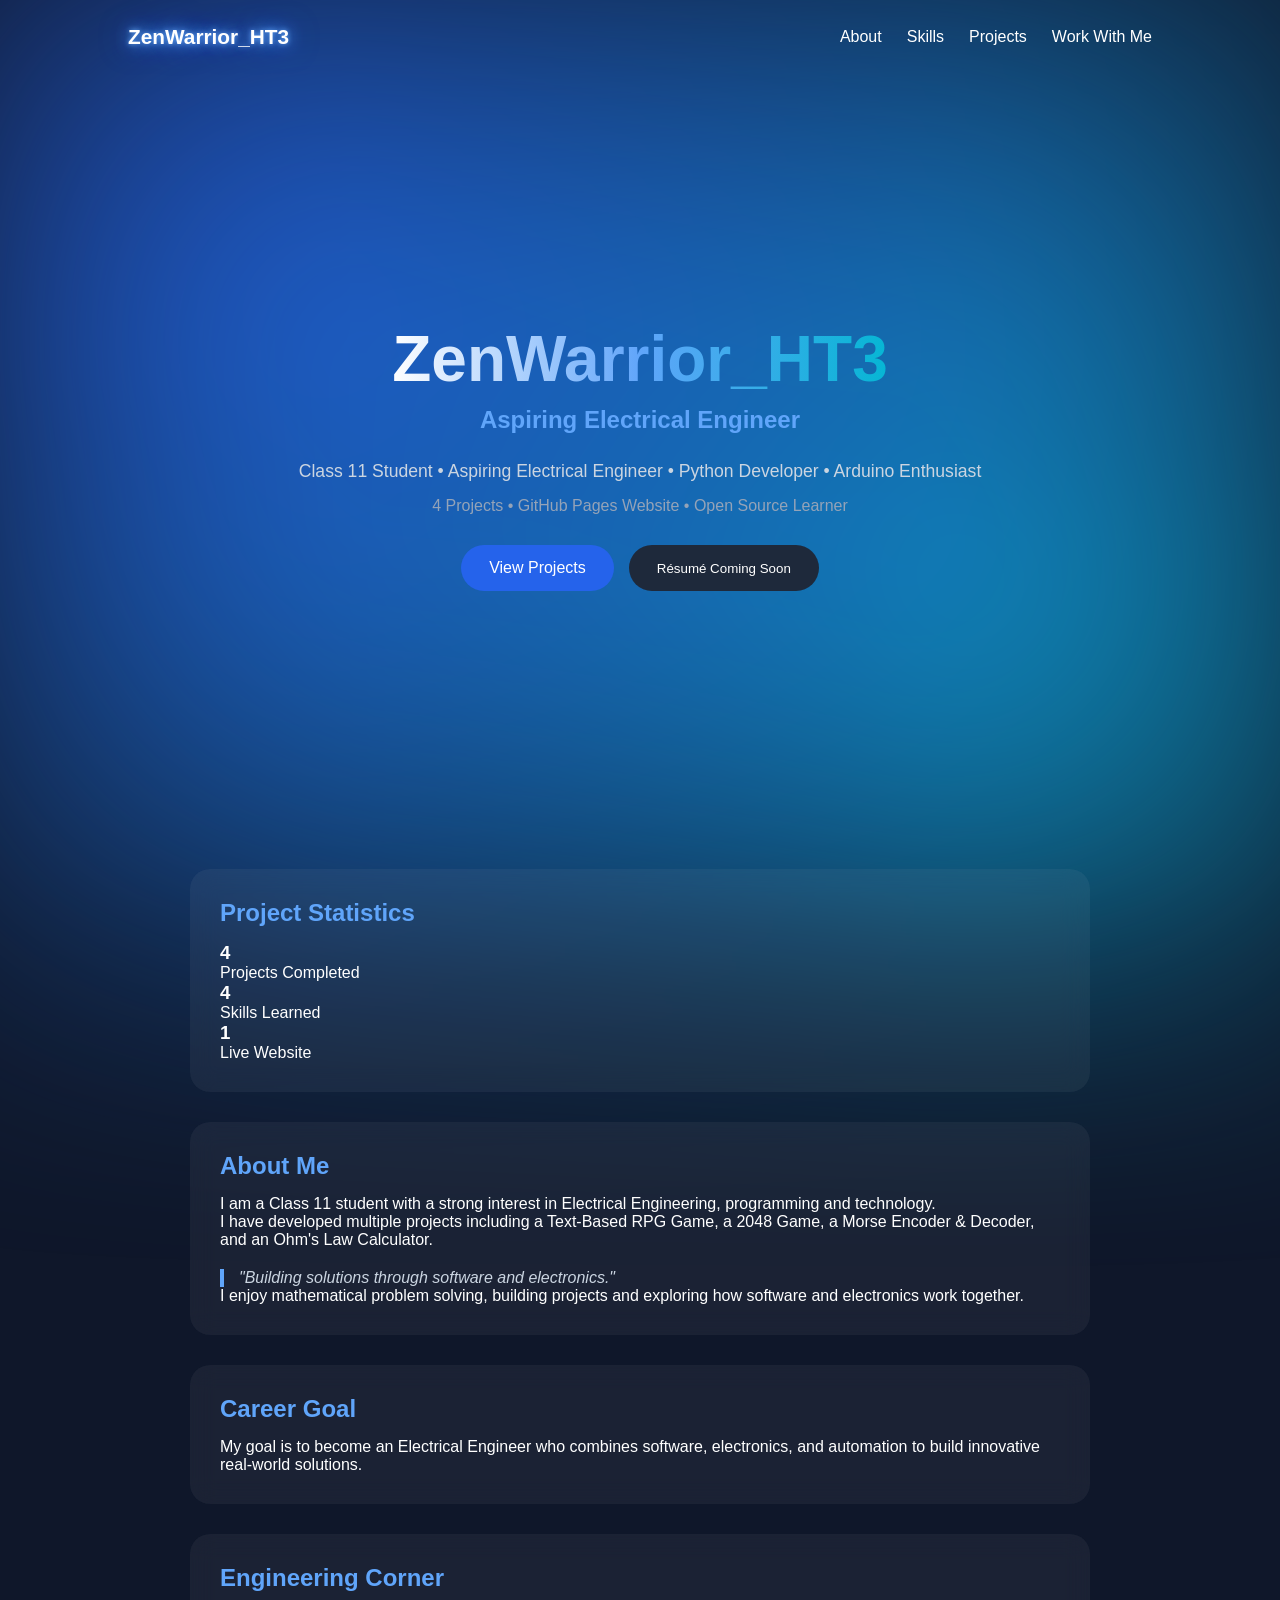
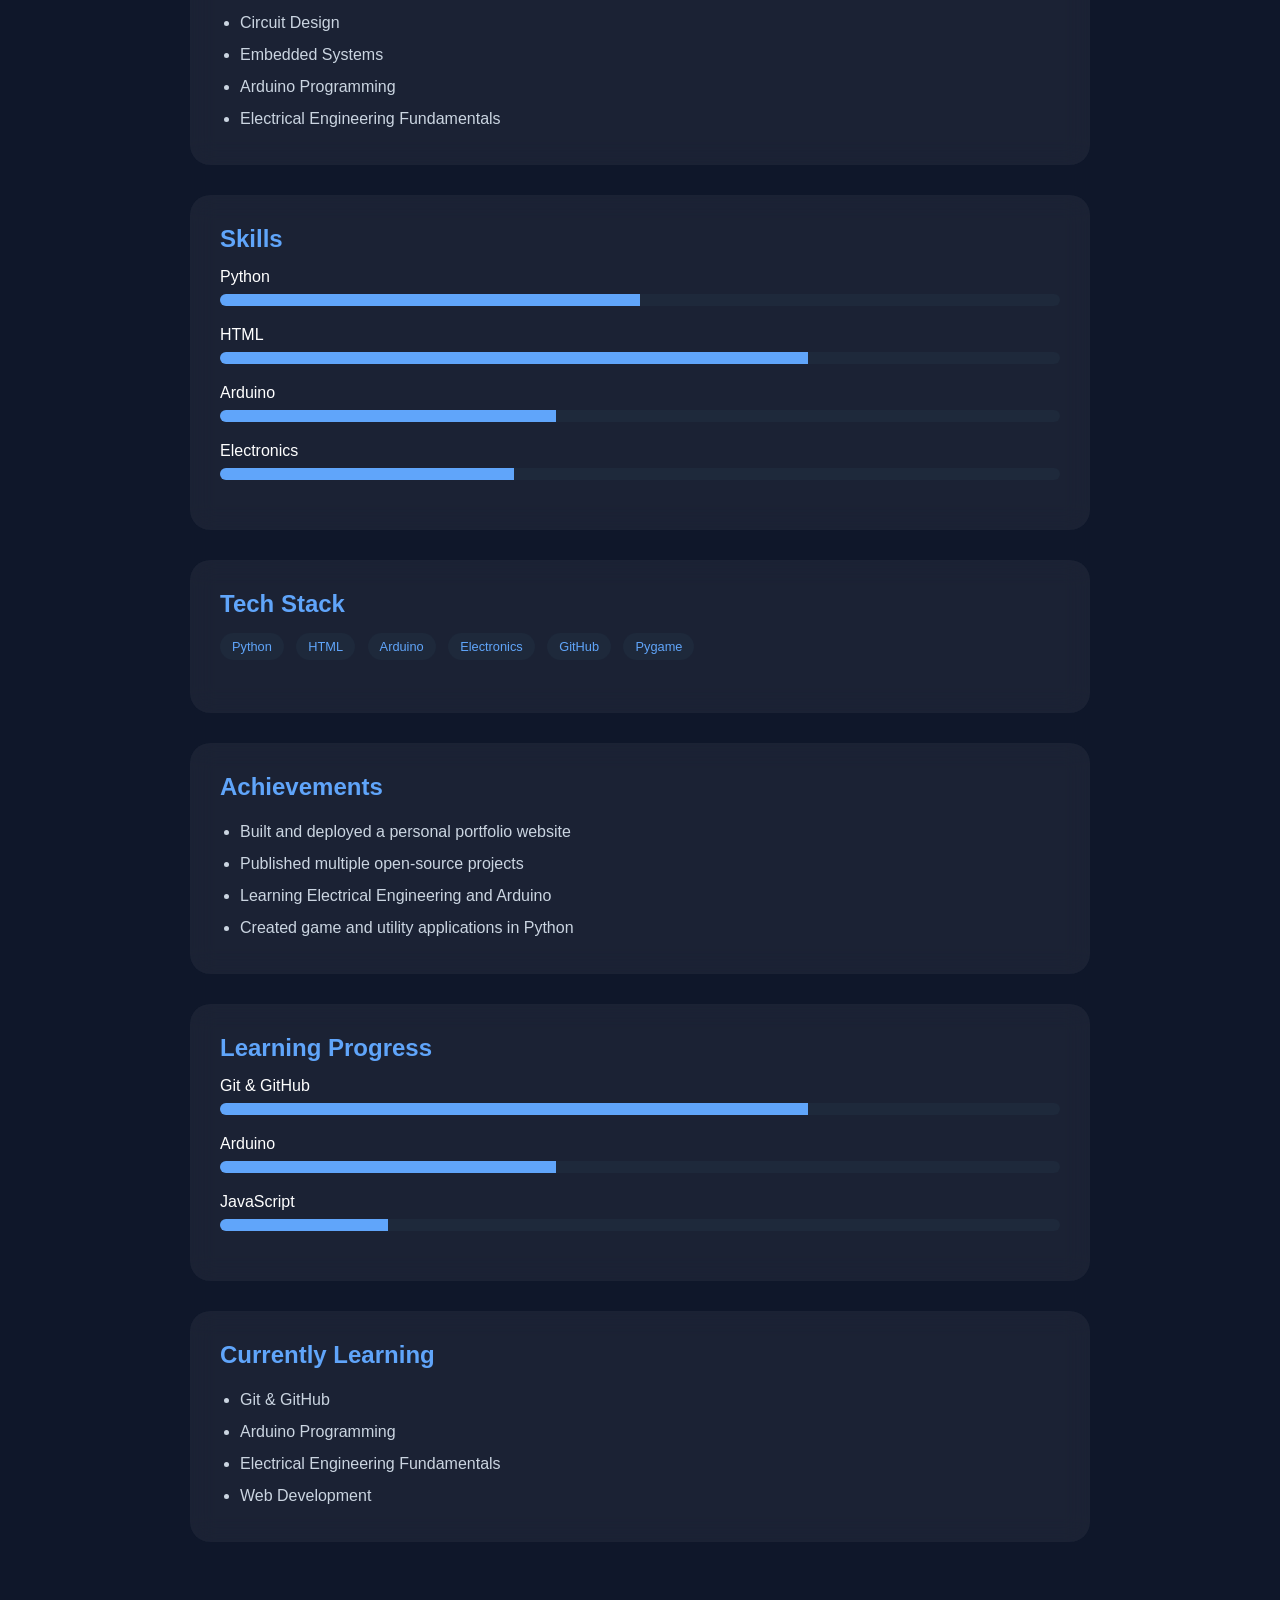
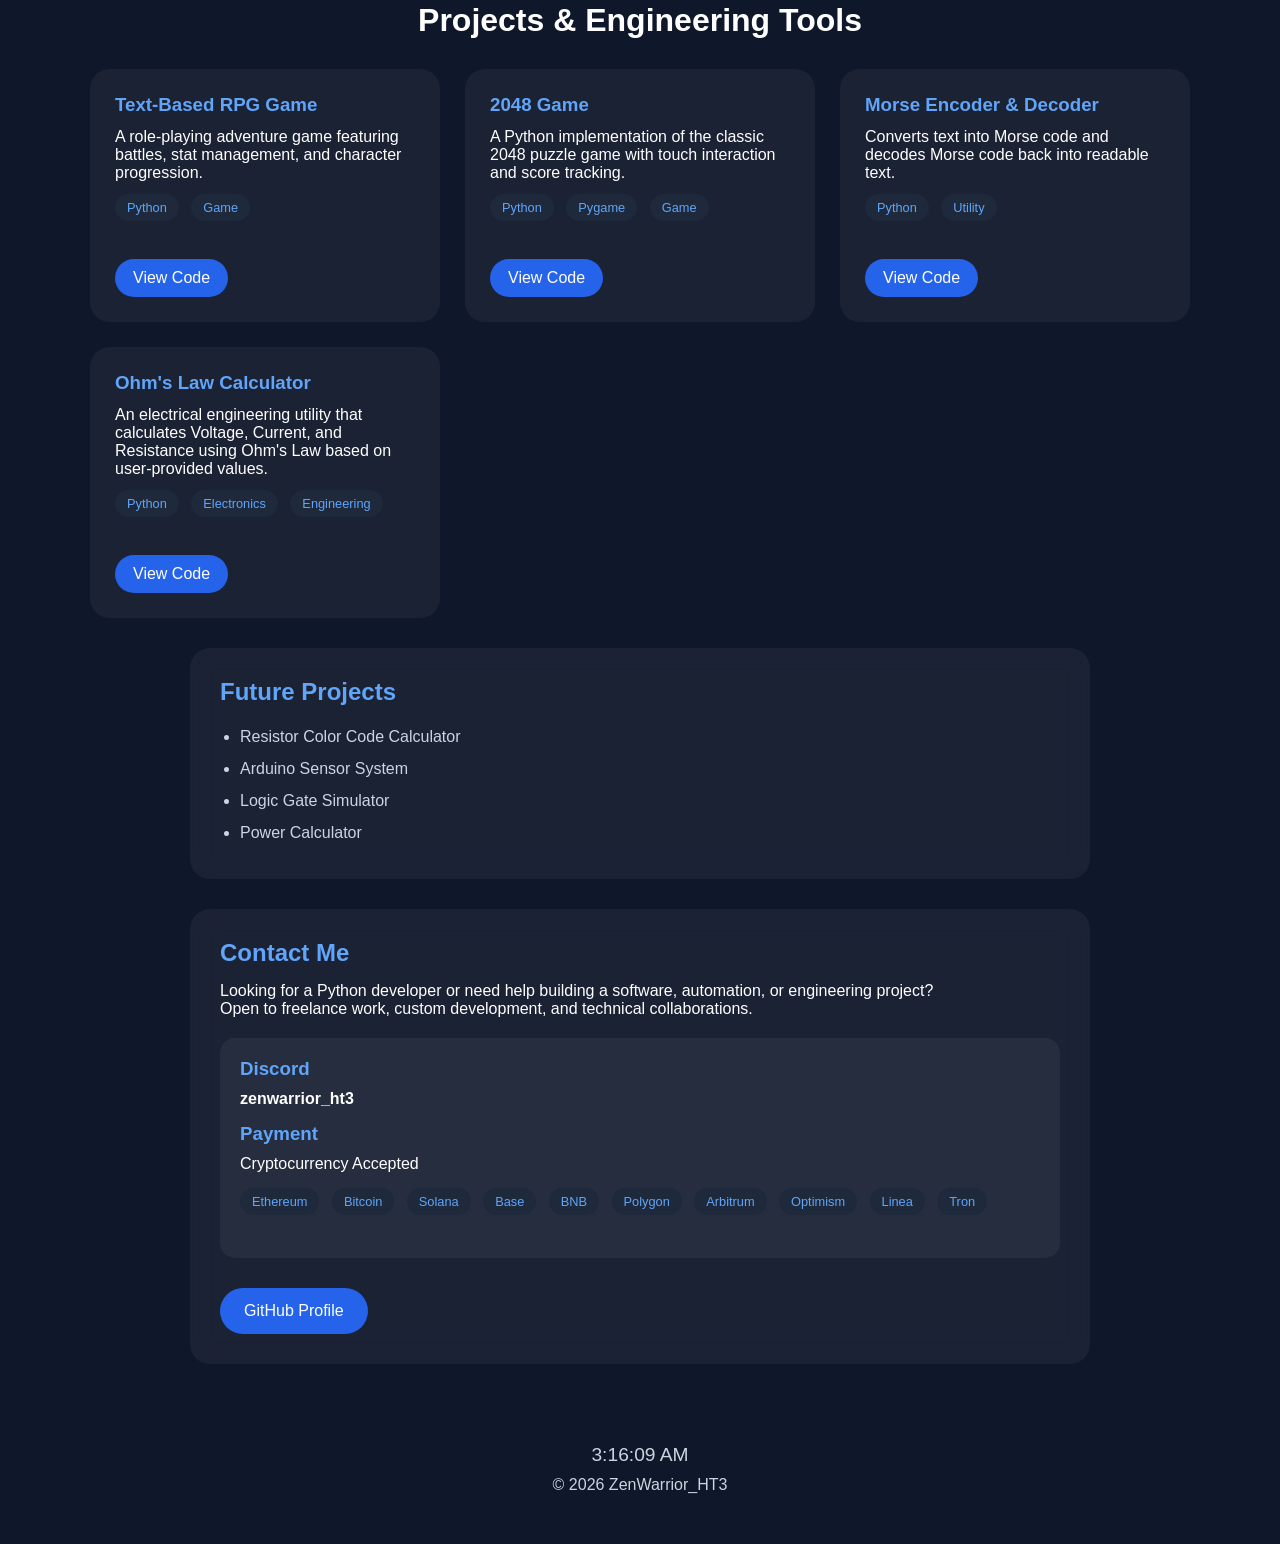
<file: index.html>
<!DOCTYPE html>
<html lang="en">

<head>
<meta charset="UTF-8">
<meta name="viewport" content="width=device-width, initial-scale=1.0">
<meta name="keywords" content="Python, Arduino, Electronics, Electrical Engineering, Portfolio, Programming, ZenWarriorHT3">
<meta name="author" content="ZenWarrior_HT3">
<meta name="google-site-verification" content="ebv99szs1Jjvbnp5qn6c8UhmzzhC42FQzqvlfaBfJ0I" />
<meta name="description"
content="ZenWarrior_HT3 - Python Developer, Arduino Enthusiast, and Aspiring Electrical Engineer. Explore my projects and portfolio.">
<meta property="og:title"
content="ZenWarrior_HT3 | Portfolio">
<meta property="og:description"
content="Python Developer, Arduino Enthusiast, and Aspiring Electrical Engineer. Explore my projects and portfolio.">
<meta property="og:type"
content="website">
<meta property="og:url"
content="https://zenwarriorht3.github.io/Portfolio/">
<meta property="og:site_name"
content="ZenWarrior_HT3 | Portfolio">
<meta property="og:image"
content="https://zenwarriorht3.github.io/Portfolio/preview.png">
<meta name="twitter:card" content="summary_large_image">
<meta name="twitter:title"
content="ZenWarrior_HT3 | Portfolio">
<meta name="twitter:description"
content="Python Developer, Arduino Enthusiast, and Aspiring Electrical Engineer. Explore my projects and portfolio.">
<meta name="twitter:image"
content="https://zenwarriorht3.github.io/Portfolio/preview.png">
    
<title>ZenWarrior_HT3 | Portfolio</title>
    
<link rel="icon" href="favicon.png">
<link rel="stylesheet" href="style.css">
</head>

<body>

<div class="background"></div>

<nav>
    <div class="logo">ZenWarrior_HT3</div>

    <ul>
        <li><a href="#about">About</a></li>
        <li><a href="#skills">Skills</a></li>
        <li><a href="#projects">Projects</a></li>
        <li><a href="hireme.html">Work With Me</a></li>
    </ul>
</nav>

<section class="hero">

    <h1>ZenWarrior_HT3</h1>

    <h2 id="typing"></h2>

    <p class="subtitle">
        Class 11 Student • Aspiring Electrical Engineer • Python Developer • Arduino Enthusiast
    </p>
    <p class="stats">
    4 Projects • GitHub Pages Website • Open Source Learner
    </p>
    <div class="buttons">
        <a href="#projects" class="btn">View Projects</a>

        <button class="btn secondary" onclick="resumeAlert()">
            Résumé Coming Soon
        </button>
    </div>

</section>

<section class="card">

    <h2>Project Statistics</h2>

    <div class="stats-grid">

        <div class="stat-box">
            <h3>4</h3>
            <p>Projects Completed</p>
        </div>

        <div class="stat-box">
            <h3>4</h3>
            <p>Skills Learned</p>
        </div>

        <div class="stat-box">
            <h3>1</h3>
            <p>Live Website</p>
        </div>

    </div>

</section>
    
<section id="about" class="card">

    <h2>About Me</h2>

    <p>
        I am a Class 11 student with a strong interest in
        Electrical Engineering, programming and technology.
    </p>

    <p>
        I have developed multiple projects including
        a Text-Based RPG Game, a 2048 Game, a Morse
        Encoder & Decoder, and an Ohm's Law Calculator.
    </p>
    <blockquote>
    "Building solutions through software and electronics."
    </blockquote>
    <p>
        I enjoy mathematical problem solving, building projects and
        exploring how software and electronics work together.
    </p>

</section>

    <section class="card">

    <h2>Career Goal</h2>

    <p>
        My goal is to become an Electrical Engineer
        who combines software, electronics, and
        automation to build innovative real-world
        solutions.
    </p>

</section>

<section class="card">

    <h2>Engineering Corner</h2>

    <ul class="learning-list">
        <li>Circuit Design</li>
        <li>Embedded Systems</li>
        <li>Arduino Programming</li>
        <li>Electrical Engineering Fundamentals</li>
    </ul>

</section>
    
<section id="skills" class="card">

    <h2>Skills</h2>

    <div class="skill">
        <span>Python</span>
        <div class="bar">
            <div class="fill" style="width:50%"></div>
        </div>
    </div>

    <div class="skill">
        <span>HTML</span>
        <div class="bar">
            <div class="fill" style="width:70%"></div>
        </div>
    </div>

    <div class="skill">
        <span>Arduino</span>
        <div class="bar">
            <div class="fill" style="width:40%"></div>
        </div>
    </div>

    <div class="skill">
        <span>Electronics</span>
        <div class="bar">
            <div class="fill" style="width:35%"></div>
        </div>
    </div>

</section>

<section class="card">

    <h2>Tech Stack</h2>

    <div class="tags">
        <span>Python</span>
        <span>HTML</span>
        <span>Arduino</span>
        <span>Electronics</span>
        <span>GitHub</span>
        <span>Pygame</span>
    </div>

</section>

<section class="card">

    <h2>Achievements</h2>

    <ul class="learning-list">
        <li>Built and deployed a personal portfolio website</li>
        <li>Published multiple open-source projects</li>
        <li>Learning Electrical Engineering and Arduino</li>
        <li>Created game and utility applications in Python</li>
    </ul>

</section>

<section class="card">

    <h2>Learning Progress</h2>

    <div class="skill">
        <span>Git & GitHub</span>
        <div class="bar">
            <div class="fill" style="width:70%"></div>
        </div>
    </div>

    <div class="skill">
        <span>Arduino</span>
        <div class="bar">
            <div class="fill" style="width:40%"></div>
        </div>
    </div>

    <div class="skill">
        <span>JavaScript</span>
        <div class="bar">
            <div class="fill" style="width:20%"></div>
        </div>
    </div>

</section>
    
<section class="card">

    <h2>Currently Learning</h2>

    <ul class="learning-list">
        <li>Git & GitHub</li>
        <li>Arduino Programming</li>
        <li>Electrical Engineering Fundamentals</li>
        <li>Web Development</li>
    </ul>

</section>
<section id="projects">

    <h2 class="section-title">Projects & Engineering Tools</h2>
    
    <div class="project-grid">

        <div class="project-card">
            <h3>Text-Based RPG Game</h3>

            <p>
                A role-playing adventure game featuring battles,
                stat management, and character progression.
            </p>
            <div class="tags">
                <span>Python</span>
                <span>Game</span>
            </div>
            <a class="project-btn" href="https://github.com/ZenWarriorHT3/Text_Based_RPG" target="_blank">
                View Code
            </a>
        </div>

        <div class="project-card">
            <h3>2048 Game</h3>

            <p>
                A Python implementation of the classic 2048 puzzle
                game with touch interaction and score tracking.
            </p>
            <div class="tags">
                <span>Python</span>
                <span>Pygame</span>
                <span>Game</span>
            </div>
            <a class="project-btn" href="https://github.com/ZenWarriorHT3/2048_Game" target="_blank">
                View Code
            </a>
        </div>

        <div class="project-card">

            <h3>Morse Encoder & Decoder</h3>

            <p>
                Converts text into Morse code and decodes Morse
                code back into readable text.
            </p>
            <div class="tags">
                <span>Python</span>
                <span>Utility</span>
            </div>
            <a
            class="project-btn"
            href="https://github.com/ZenWarriorHT3/Morse_Encoder_and_Decoder"
            target="_blank">

                View Code

            </a>

        </div>
        <div class="project-card">

            <h3>Ohm's Law Calculator</h3>

            <p>
                An electrical engineering utility that calculates
                Voltage, Current, and Resistance using Ohm's Law
                based on user-provided values.
            </p>
            <div class="tags">
                <span>Python</span>
                <span>Electronics</span>
                <span>Engineering</span>
            </div>
            <a
            class="project-btn"
            href="https://github.com/ZenWarriorHT3/Ohm_Law_Calculator"
            target="_blank">
            View Code
            </a>

        </div>
    </div>

</section>

<section class="card">

    <h2>Future Projects</h2>

    <ul class="learning-list">
        <li>Resistor Color Code Calculator</li>
        <li>Arduino Sensor System</li>
        <li>Logic Gate Simulator</li>
        <li>Power Calculator</li>
    </ul>

</section>

<section class="card">

    <h2>Contact Me</h2>

    <p>
        Looking for a Python developer or need help building a
        software, automation, or engineering project?
    </p>

    <p>
        Open to freelance work, custom development,
        and technical collaborations.
    </p>

    <div class="contact-box">

        <h3>Discord</h3>
        <p><strong>zenwarrior_ht3</strong></p>

        <h3>Payment</h3>
        <p>Cryptocurrency Accepted</p>

        <div class="tags">
            <span>Ethereum</span>
            <span>Bitcoin</span>
            <span>Solana</span>
            <span>Base</span>
            <span>BNB</span>
            <span>Polygon</span>
            <span>Arbitrum</span>
            <span>Optimism</span>
            <span>Linea</span>
            <span>Tron</span>
        </div>

    </div>

    <a
    class="github-btn"
    href="https://github.com/ZenWarriorHT3"
    target="_blank">

    GitHub Profile

    </a>

</section>
    
<footer>

    <div id="clock"></div>

    <p>
        © 2026 ZenWarrior_HT3
    </p>

</footer>

<script src="script.js"></script>

</body>
</html>
</file>
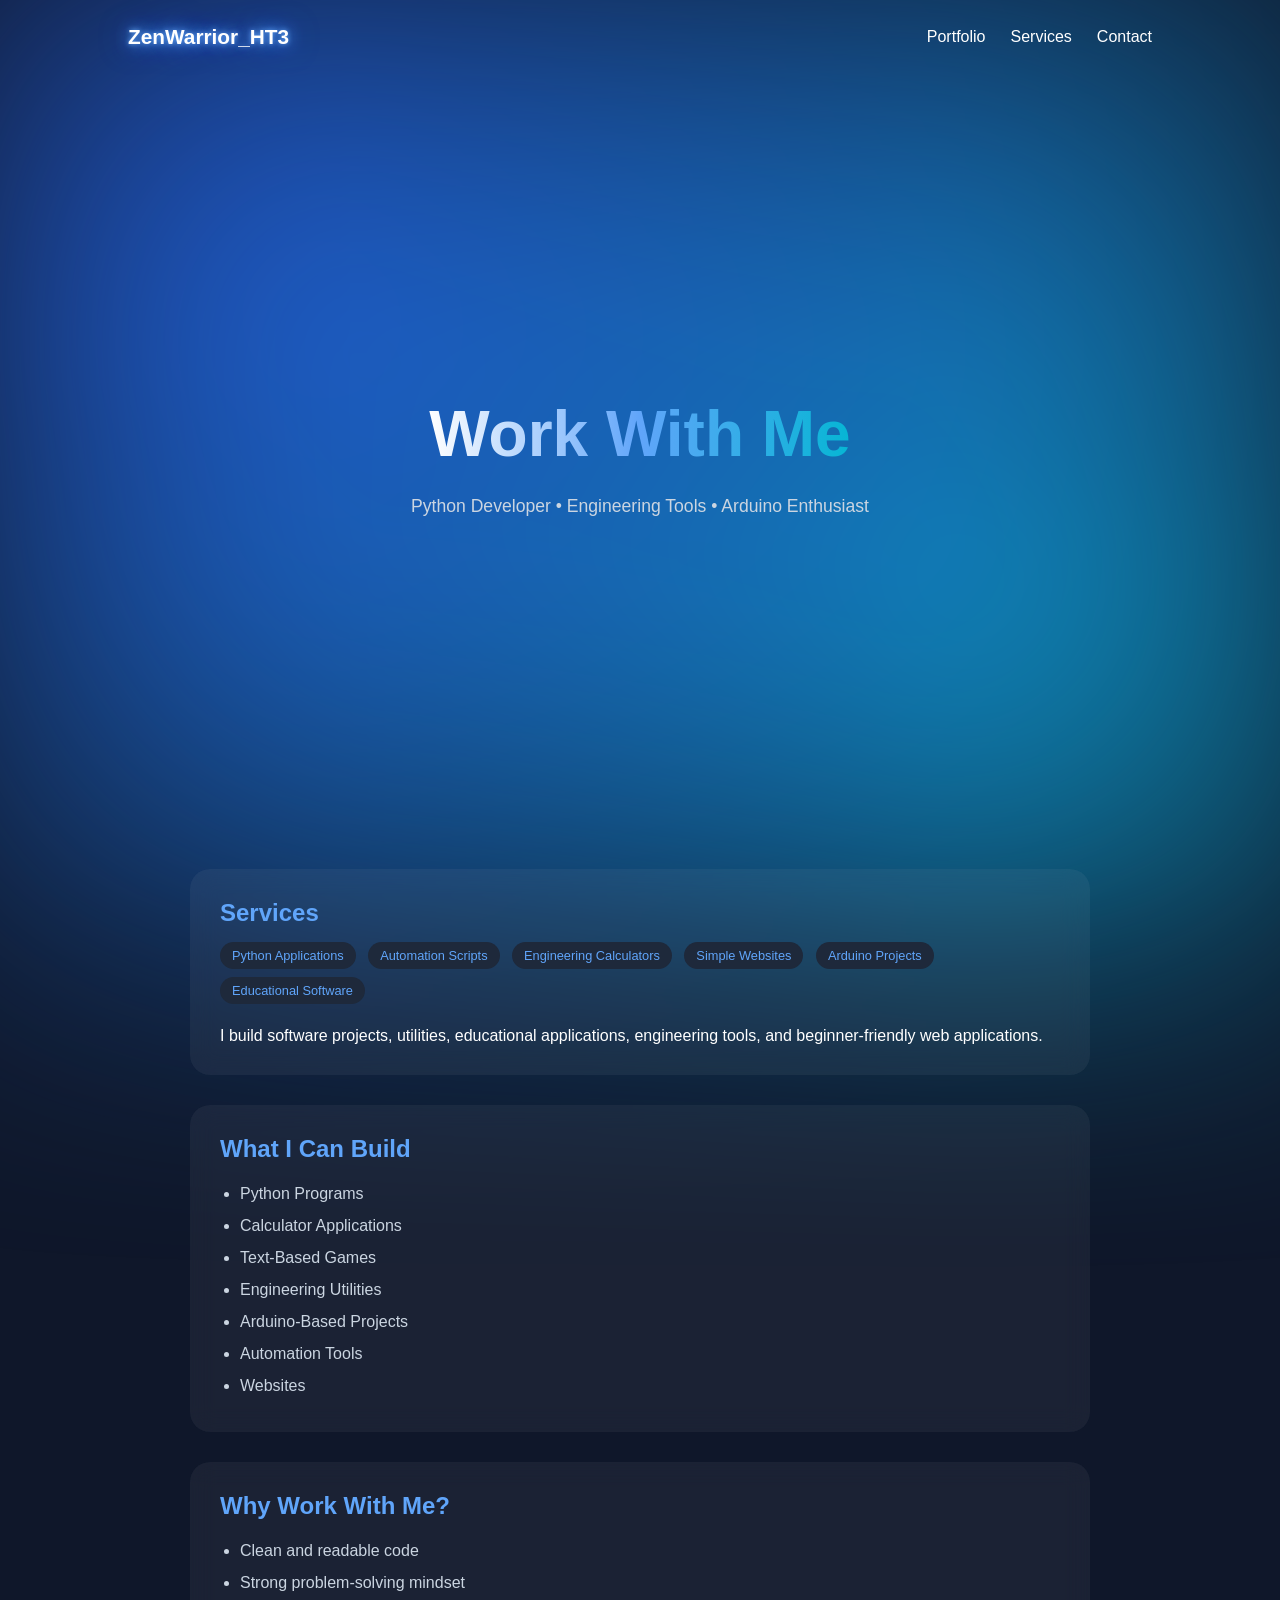
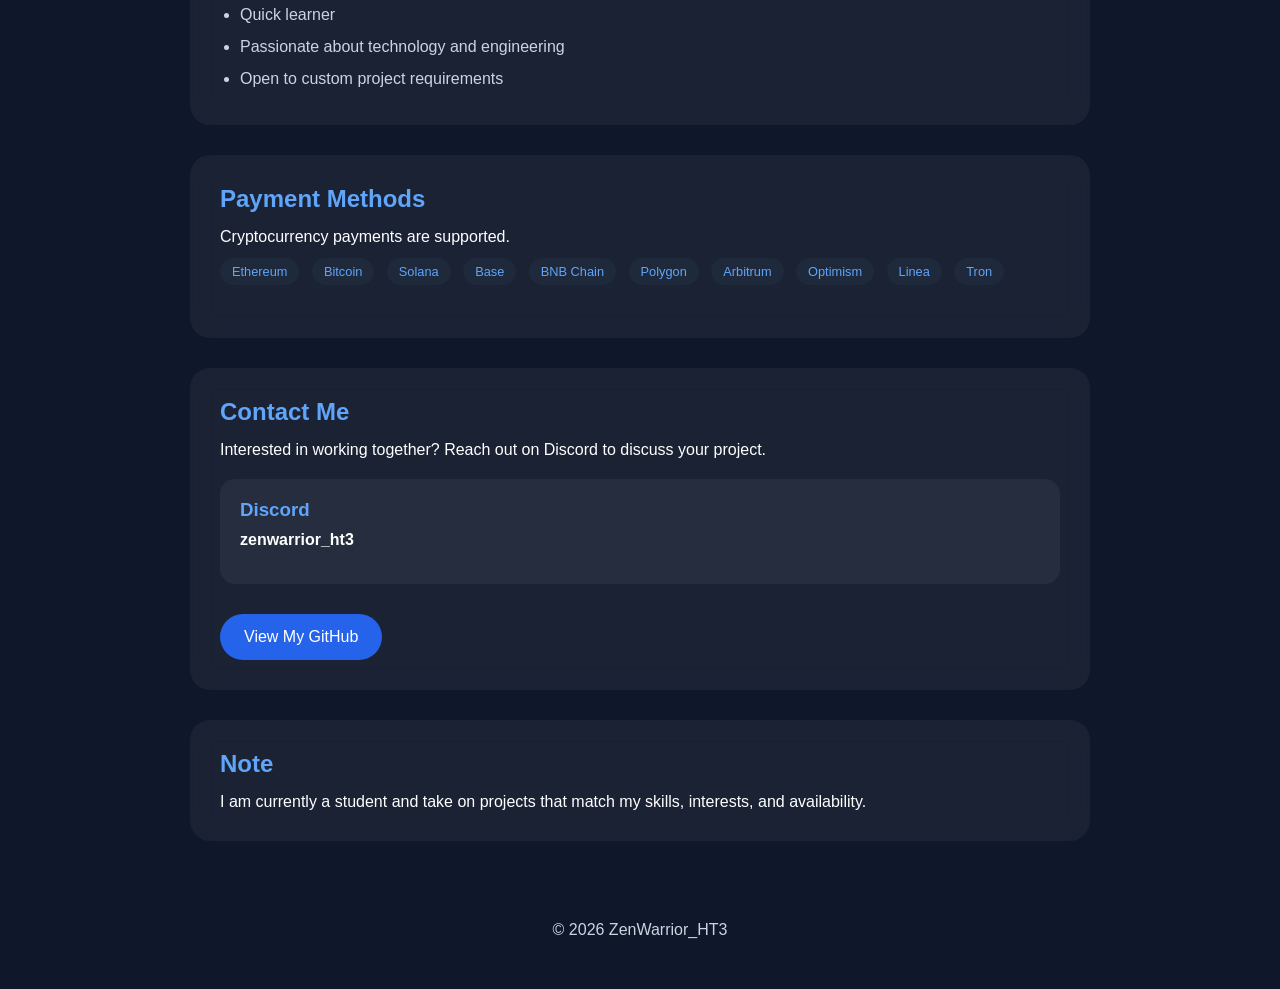
<file: hireme.html>
<!DOCTYPE html>
<html lang="en">

<head>

<meta charset="UTF-8">
<meta name="viewport" content="width=device-width, initial-scale=1.0">

<title>Work With Me | ZenWarrior_HT3</title>

<link rel="stylesheet" href="style.css">

</head>

<body>

<div class="background"></div>

<nav>

    <div class="logo">ZenWarrior_HT3</div>

    <ul>
        <li><a href="index.html">Portfolio</a></li>
        <li><a href="#services">Services</a></li>
        <li><a href="#contact">Contact</a></li>
    </ul>

</nav>

<section class="hero">

    <h1>Work With Me</h1>

    <p class="subtitle">
        Python Developer • Engineering Tools • Arduino Enthusiast
    </p>

</section>

<section id="services" class="card">

    <h2>Services</h2>

    <div class="tags">
        <span>Python Applications</span>
        <span>Automation Scripts</span>
        <span>Engineering Calculators</span>
        <span>Simple Websites</span>
        <span>Arduino Projects</span>
        <span>Educational Software</span>
    </div>

    <p>
        I build software projects, utilities,
        educational applications, engineering tools,
        and beginner-friendly web applications.
    </p>

</section>

<section class="card">

    <h2>What I Can Build</h2>

    <ul class="learning-list">

        <li>Python Programs</li>

        <li>Calculator Applications</li>

        <li>Text-Based Games</li>

        <li>Engineering Utilities</li>

        <li>Arduino-Based Projects</li>

        <li>Automation Tools</li>
        
        <li>Websites</li>

    </ul>

</section>

<section class="card">

    <h2>Why Work With Me?</h2>

    <ul class="learning-list">

        <li>Clean and readable code</li>

        <li>Strong problem-solving mindset</li>

        <li>Quick learner</li>

        <li>Passionate about technology and engineering</li>

        <li>Open to custom project requirements</li>

    </ul>

</section>

<section class="card">

    <h2>Payment Methods</h2>

    <p>
        Cryptocurrency payments are supported.
    </p>

    <div class="tags">

        <span>Ethereum</span>

        <span>Bitcoin</span>

        <span>Solana</span>

        <span>Base</span>

        <span>BNB Chain</span>

        <span>Polygon</span>

        <span>Arbitrum</span>

        <span>Optimism</span>

        <span>Linea</span>

        <span>Tron</span>

    </div>

</section>

<section id="contact" class="card">

    <h2>Contact Me</h2>

    <p>
        Interested in working together?
        Reach out on Discord to discuss your project.
    </p>

    <div class="contact-box">

        <h3>Discord</h3>

        <p>
            <strong>zenwarrior_ht3</strong>
        </p>

    </div>

    <a
    class="github-btn"
    href="https://github.com/ZenWarriorHT3"
    target="_blank">

    View My GitHub

    </a>

</section>

<section class="card">

    <h2>Note</h2>

    <p>
        I am currently a student and take on projects
        that match my skills, interests, and availability.
    </p>

</section>

<footer>

    <p>
        © 2026 ZenWarrior_HT3
    </p>

</footer>

</body>

</html>
</file>
<file: style.css>
*{
margin:0;
padding:0;
box-sizing:border-box;
scroll-behavior:smooth;
font-family:Segoe UI,sans-serif;
}

body{
background:#0f172a;
color:white;
overflow-x:hidden;
}

.background{
position:fixed;
width:100%;
height:100%;
z-index:-1;

background:
radial-gradient(circle at top left,#2563eb,transparent),
radial-gradient(circle at bottom right,#06b6d4,transparent);

filter:blur(140px);

animation:bgMove 12s ease-in-out infinite;
}

nav{
display:flex;
justify-content:space-between;
align-items:center;
padding:25px 10%;
}

.logo{
font-size:1.3rem;
font-weight:bold;
color:white;

text-shadow:
0 0 5px #60a5fa,
0 0 15px #60a5fa,
0 0 30px #2563eb;
}

nav ul{
display:flex;
gap:25px;
list-style:none;
}

nav a{
text-decoration:none;
color:white;
transition:0.3s;
}

nav a:hover{
color:#60a5fa;
}

.hero{
height:85vh;
display:flex;
flex-direction:column;
justify-content:center;
align-items:center;
text-align:center;
padding:20px;
}

.hero h1{
font-size:4rem;
margin-bottom:10px;

background:
linear-gradient(
90deg,
#ffffff,
#60a5fa,
#06b6d4
);

-webkit-background-clip:text;
-webkit-text-fill-color:transparent;
}

.hero h2{
color:#60a5fa;
height:40px;
}

.subtitle{
margin-top:15px;
font-size:1.1rem;
color:#cbd5e1;
}

.buttons{
margin-top:30px;
display:flex;
gap:15px;
flex-wrap:wrap;
justify-content:center;
}

.btn{
padding:14px 28px;
border:none;
border-radius:50px;
background:#2563eb;
color:white;
text-decoration:none;
cursor:pointer;
transition:0.3s;
}

.btn:hover{
transform:translateY(-5px);
box-shadow:0 0 20px #2563eb;
}

.secondary{
background:#1e293b;
}

.card{
width:min(900px,90%);
margin:30px auto;
padding:30px;
background:rgba(255,255,255,0.05);
border-radius:20px;
backdrop-filter:blur(12px);
}

.card h2{
margin-bottom:15px;
color:#60a5fa;
}

.skill{
margin-bottom:20px;
}

.bar{
height:12px;
background:#1e293b;
border-radius:20px;
overflow:hidden;
margin-top:8px;
}

.fill{
height:100%;
background:#60a5fa;

animation:fillAnim 2s ease;
}

.section-title{
text-align:center;
margin:60px 0 30px;
font-size:2rem;
}

.project-grid{
width:90%;
max-width:1100px;
margin:auto;
display:grid;
grid-template-columns:
repeat(auto-fit,minmax(280px,1fr));
gap:25px;
}

.project-card{
padding:25px;
background:rgba(255,255,255,0.05);
border-radius:20px;
transition:0.4s;

position:relative;
overflow:hidden;
}

.project-card:hover{
transform:translateY(-10px);
box-shadow:0 0 25px rgba(96,165,250,0.4);
}

.project-card h3{
margin-bottom:12px;
color:#60a5fa;
}

.github-btn{
display:inline-block;
padding:14px 24px;
background:#2563eb;
border-radius:40px;
color:white;
text-decoration:none;
margin-top:10px;
}

footer{
text-align:center;
padding:50px 20px;
color:#cbd5e1;
}

#clock{
font-size:1.2rem;
margin-bottom:10px;
}

@media(max-width:768px){

.hero h1{
font-size:2.5rem;
}

nav{
flex-direction:column;
gap:15px;
}

nav ul{
flex-wrap:wrap;
justify-content:center;
}

}

.project-btn{
display:inline-block;
margin-top:15px;
padding:10px 18px;
background:#2563eb;
color:white;
text-decoration:none;
border-radius:30px;
transition:0.3s;
}

.project-btn:hover{
transform:translateY(-3px);
box-shadow:0 0 15px rgba(37,99,235,0.6);
}

.stats{
margin-top:15px;
font-size:1rem;
color:#94a3b8;
}

blockquote{
margin-top:20px;
padding-left:15px;
border-left:4px solid #60a5fa;
color:#cbd5e1;
font-style:italic;
}

.learning-list{
margin-left:20px;
line-height:2;
color:#cbd5e1;
}

.tags{
margin-top:12px;
margin-bottom:15px;
}

.tags span{
display:inline-block;
padding:6px 12px;
margin-right:8px;
margin-bottom:8px;
background:#1e293b;
border-radius:20px;
font-size:0.8rem;
color:#60a5fa;
}

.card{
transition:0.3s;
}

.card:hover{
transform:translateY(-5px);
}

.github-btn:hover{
box-shadow:0 0 20px #2563eb;
transform:translateY(-3px);
}

.project-card::before{
content:"";
position:absolute;
top:0;
left:-100%;
width:100%;
height:100%;

background:
linear-gradient(
90deg,
transparent,
rgba(255,255,255,0.08),
transparent
);

transition:0.6s;
}

.project-card:hover::before{
left:100%;
}

@keyframes fillAnim{

from{
width:0;
}

}

@keyframes bgMove{

0%{
transform:scale(1);
}

50%{
transform:scale(1.08);
}

100%{
transform:scale(1);
}

}

.contact-box{
margin:20px 0;
padding:20px;
background:rgba(255,255,255,0.05);
border-radius:15px;
}

.contact-box h3{
margin-bottom:8px;
color:#60a5fa;
}

.contact-box p{
margin-bottom:15px;
}

.contact-box{
margin:20px 0;
padding:20px;
background:rgba(255,255,255,0.05);
border-radius:15px;
}

.contact-box h3{
margin-bottom:10px;
color:#60a5fa;
}
</file>
